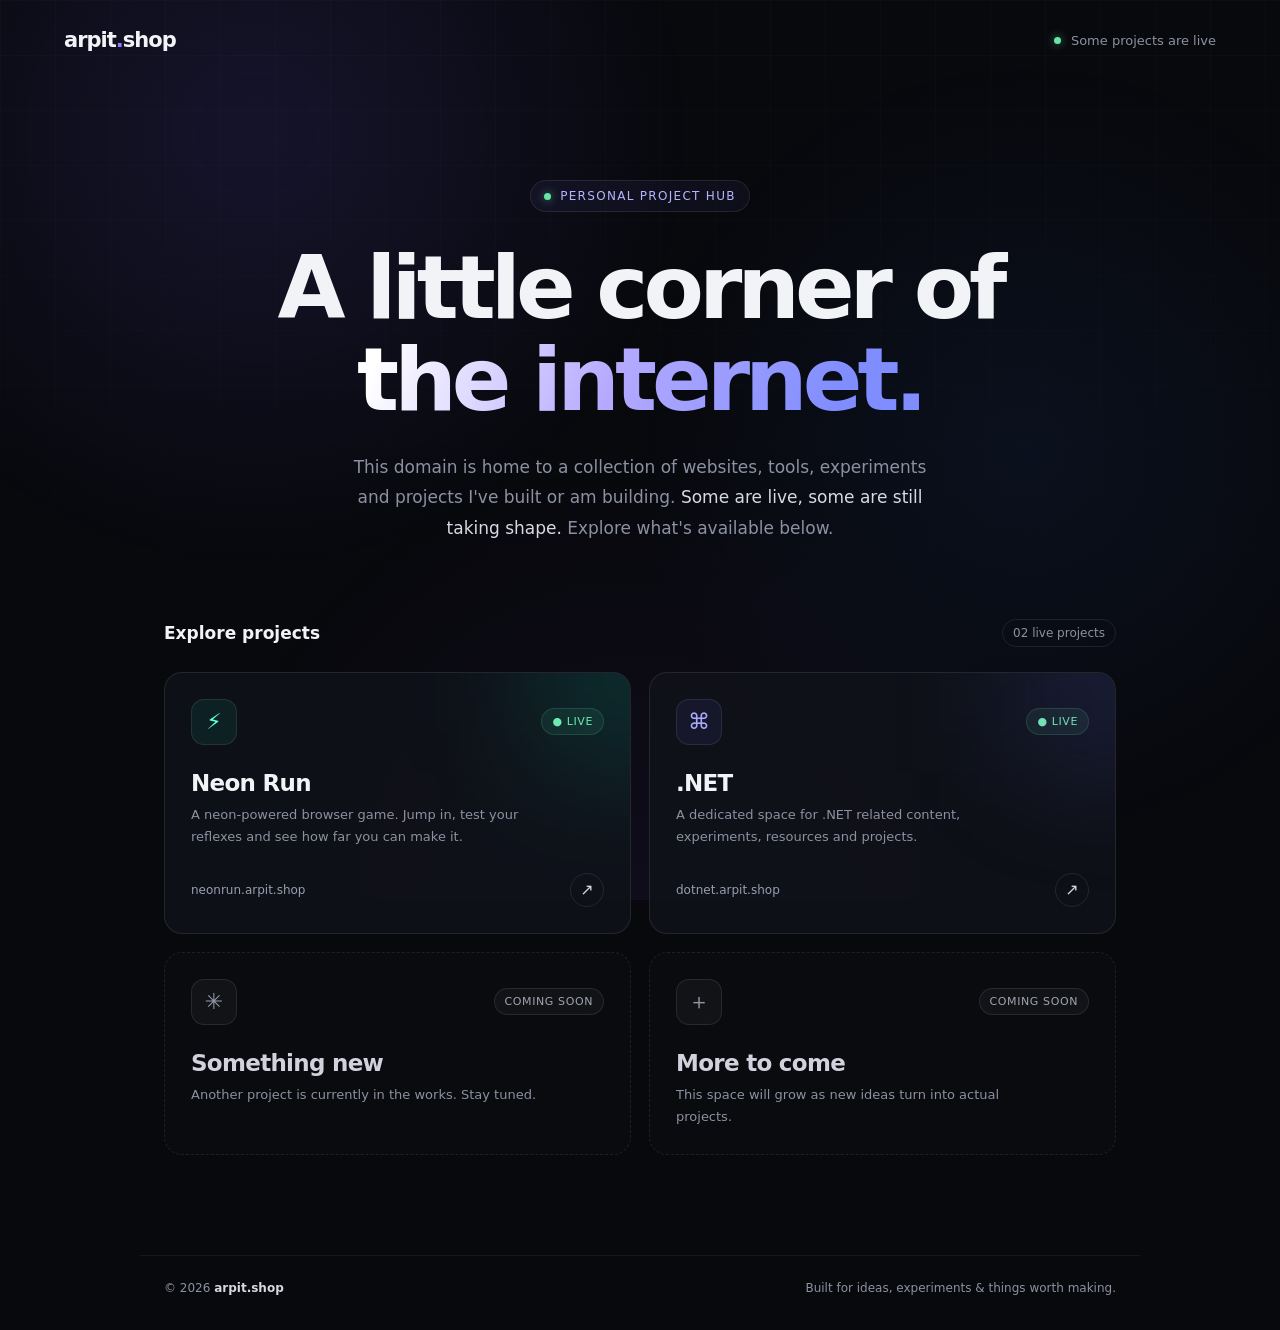
<file: index.html>
<!DOCTYPE html>
<html lang="en">
<head>
    <meta charset="UTF-8">
    <meta name="viewport" content="width=device-width, initial-scale=1.0">
    <meta name="theme-color" content="#08090d">

    <script async src="https://pagead2.googlesyndication.com/pagead/js/adsbygoogle.js?client=ca-pub-6281052703318587"
     crossorigin="anonymous"></script>

    <title>arpit.shop — A home for my projects</title>

    <meta name="description"
          content="A central hub for websites, experiments, tools and projects hosted across arpit.shop.">

    <style>
        /* ==============================
           RESET & VARIABLES
        ============================== */

        * {
            margin: 0;
            padding: 0;
            box-sizing: border-box;
        }

        :root {
            --bg: #08090d;
            --card: #11131a;
            --card-hover: #171a23;
            --border: rgba(255, 255, 255, 0.09);
            --text: #f2f3f7;
            --muted: #8c91a1;
            --accent: #8b7cff;
            --green: #65e6a5;
        }

        html {
            scroll-behavior: smooth;
        }

        body {
            background: var(--bg);
            color: var(--text);
            font-family: Inter, ui-sans-serif, system-ui, -apple-system,
                         BlinkMacSystemFont, "Segoe UI", sans-serif;
            min-height: 100vh;
            overflow-x: hidden;
        }

        a {
            color: inherit;
            text-decoration: none;
        }

        /* ==============================
           BACKGROUND
        ============================== */

        body::before {
            content: "";
            position: fixed;
            inset: 0;
            z-index: -2;
            pointer-events: none;

            background:
                radial-gradient(
                    circle at 20% 15%,
                    rgba(115, 95, 255, 0.13),
                    transparent 34%
                ),
                radial-gradient(
                    circle at 80% 50%,
                    rgba(55, 120, 255, 0.07),
                    transparent 35%
                ),
                radial-gradient(
                    circle at 50% 100%,
                    rgba(120, 60, 200, 0.08),
                    transparent 40%
                );
        }

        .grid-background {
            position: fixed;
            inset: 0;
            z-index: -1;
            pointer-events: none;

            background-image:
                linear-gradient(
                    rgba(255, 255, 255, 0.018) 1px,
                    transparent 1px
                ),
                linear-gradient(
                    90deg,
                    rgba(255, 255, 255, 0.018) 1px,
                    transparent 1px
                );

            background-size: 55px 55px;

            mask-image: linear-gradient(
                to bottom,
                black,
                transparent 90%
            );
        }

        /* ==============================
           NAVBAR
        ============================== */

        .navbar {
            width: 100%;
            max-width: 1200px;
            margin: auto;

            padding: 28px 24px;

            display: flex;
            align-items: center;
            justify-content: space-between;
        }

        .logo {
            font-size: 21px;
            font-weight: 750;
            letter-spacing: -1px;
        }

        .logo span {
            color: var(--accent);
        }

        .nav-right {
            display: flex;
            align-items: center;
            gap: 10px;

            color: var(--muted);
            font-size: 13px;
        }

        .status-dot {
            width: 7px;
            height: 7px;
            border-radius: 50%;

            background: var(--green);
            box-shadow: 0 0 10px rgba(101, 230, 165, 0.6);

            animation: pulse 2s infinite;
        }

        @keyframes pulse {
            0%, 100% {
                opacity: 1;
            }

            50% {
                opacity: 0.45;
            }
        }

        /* ==============================
           HERO
        ============================== */

        .hero {
            max-width: 1000px;
            margin: auto;

            padding: 100px 24px 75px;

            text-align: center;
        }

        .eyebrow {
            display: inline-flex;
            align-items: center;
            gap: 9px;

            padding: 8px 13px;

            border: 1px solid var(--border);
            border-radius: 50px;

            color: #b7b4ff;
            background: rgba(139, 124, 255, 0.06);

            font-size: 12px;
            letter-spacing: 1.3px;
            text-transform: uppercase;

            margin-bottom: 30px;
        }

        .hero h1 {
            font-size: clamp(45px, 8vw, 88px);
            line-height: 1.05;
            letter-spacing: -5px;
            font-weight: 800;

            margin-bottom: 25px;
        }

        .gradient-text {
            background: linear-gradient(
                110deg,
                #ffffff 5%,
                #b5aaff 45%,
                #7f8dff 85%
            );

            -webkit-background-clip: text;
            background-clip: text;
            color: transparent;
        }

        .hero-description {
            max-width: 600px;
            margin: auto;

            font-size: 17px;
            line-height: 1.8;

            color: var(--muted);
        }

        .hero-description strong {
            color: #d8d9e3;
            font-weight: 500;
        }

        /* ==============================
           PROJECT SECTION
        ============================== */

        .projects-section {
            max-width: 1000px;
            margin: auto;

            padding: 0 24px 100px;
        }

        .section-heading {
            display: flex;
            align-items: center;
            justify-content: space-between;

            margin-bottom: 25px;
        }

        .section-heading h2 {
            font-size: 17px;
            font-weight: 600;
        }

        .project-count {
            font-size: 12px;
            color: var(--muted);

            padding: 6px 10px;

            border: 1px solid var(--border);
            border-radius: 20px;
        }

        .projects-grid {
            display: grid;
            grid-template-columns: repeat(2, 1fr);
            gap: 18px;
        }

        /* ==============================
           PROJECT CARDS
        ============================== */

        .project-card {
            position: relative;

            min-height: 230px;

            padding: 26px;

            display: flex;
            flex-direction: column;

            background: rgba(17, 19, 26, 0.82);
            border: 1px solid var(--border);
            border-radius: 18px;

            transition:
                transform 0.25s ease,
                border-color 0.25s ease,
                background 0.25s ease;

            overflow: hidden;
        }

        .project-card:hover {
            transform: translateY(-5px);
            background: var(--card-hover);
            border-color: rgba(139, 124, 255, 0.35);
        }

        .project-card.active {
            cursor: pointer;
        }

        .project-card.active::before {
            content: "";

            position: absolute;
            top: -100px;
            right: -100px;

            width: 200px;
            height: 200px;

            background: var(--card-glow, rgba(139, 124, 255, 0.1));
            filter: blur(60px);

            pointer-events: none;
        }

        .card-top {
            display: flex;
            align-items: center;
            justify-content: space-between;

            margin-bottom: 25px;
        }

        .project-icon {
            width: 46px;
            height: 46px;

            display: flex;
            align-items: center;
            justify-content: center;

            border-radius: 13px;

            background: rgba(255, 255, 255, 0.04);
            border: 1px solid var(--border);

            font-size: 22px;
        }

        .project-status {
            font-size: 11px;
            letter-spacing: 0.6px;
            text-transform: uppercase;

            padding: 6px 10px;
            border-radius: 20px;
        }

        .status-live {
            color: #75e9b0;
            background: rgba(101, 230, 165, 0.08);
            border: 1px solid rgba(101, 230, 165, 0.15);
        }

        .status-soon {
            color: #a0a4b1;
            background: rgba(255, 255, 255, 0.04);
            border: 1px solid var(--border);
        }

        .project-card h3 {
            font-size: 23px;
            font-weight: 700;
            letter-spacing: -0.7px;

            margin-bottom: 8px;
        }

        .project-card p {
            font-size: 13px;
            line-height: 1.7;
            color: var(--muted);

            max-width: 360px;
        }

        .card-bottom {
            display: flex;
            align-items: center;
            justify-content: space-between;

            margin-top: auto;
            padding-top: 25px;
        }

        .project-url {
            font-size: 12px;
            color: #999eb0;
        }

        .arrow {
            width: 34px;
            height: 34px;

            display: flex;
            align-items: center;
            justify-content: center;

            border-radius: 50%;
            border: 1px solid var(--border);

            color: #d6d6e3;

            transition: all 0.2s ease;
        }

        .project-card:hover .arrow {
            color: white;
            background: var(--accent);
            border-color: var(--accent);

            transform: rotate(-45deg);
        }

        /* Neon Run */

        .neon-card {
            --card-glow: rgba(0, 255, 200, 0.12);
        }

        .neon-card .project-icon {
            background: rgba(0, 255, 200, 0.07);
            color: #5dffdd;
        }

        /* .NET */

        .dotnet-card {
            --card-glow: rgba(100, 120, 255, 0.13);
        }

        .dotnet-card .project-icon {
            background: rgba(120, 120, 255, 0.08);
            color: #aaaaff;
        }

        /* Coming soon */

        .coming-card {
            min-height: 190px;

            background: rgba(12, 13, 18, 0.55);
            border-style: dashed;
        }

        .coming-card:hover {
            transform: none;
            background: rgba(12, 13, 18, 0.7);
            border-color: rgba(255, 255, 255, 0.15);
        }

        .coming-card .project-icon {
            color: #9296a4;
        }

        .coming-card h3 {
            color: #d1d2db;
        }

        /* ==============================
           FOOTER
        ============================== */

        footer {
            max-width: 1000px;
            margin: auto;

            padding: 25px 24px 35px;

            border-top: 1px solid rgba(255, 255, 255, 0.06);

            display: flex;
            justify-content: space-between;
            align-items: center;

            color: var(--muted);
            font-size: 12px;
        }

        .footer-brand {
            color: #d6d7e0;
            font-weight: 600;
        }

        /* ==============================
           ENTRANCE ANIMATION
        ============================== */

        .fade-in {
            opacity: 0;
            transform: translateY(18px);

            animation: fadeUp 0.7s ease forwards;
        }

        .delay-1 {
            animation-delay: 0.1s;
        }

        .delay-2 {
            animation-delay: 0.2s;
        }

        .delay-3 {
            animation-delay: 0.3s;
        }

        .delay-4 {
            animation-delay: 0.4s;
        }

        @keyframes fadeUp {
            to {
                opacity: 1;
                transform: translateY(0);
            }
        }

        /* ==============================
           RESPONSIVE
        ============================== */

        @media (max-width: 650px) {

            .navbar {
                padding: 22px 20px;
            }

            .hero {
                padding: 75px 22px 60px;
            }

            .hero h1 {
                letter-spacing: -3px;
            }

            .hero-description {
                font-size: 15px;
            }

            .projects-section {
                padding: 0 20px 75px;
            }

            .projects-grid {
                grid-template-columns: 1fr;
                gap: 14px;
            }

            .project-card {
                min-height: 215px;
                padding: 23px;
            }

            .coming-card {
                min-height: 180px;
            }

            footer {
                padding: 22px 20px;
                gap: 15px;
                flex-direction: column;
                text-align: center;
            }
        }

        /* Accessibility: reduced motion */

        @media (prefers-reduced-motion: reduce) {
            *,
            *::before,
            *::after {
                animation-duration: 0.01ms !important;
                animation-iteration-count: 1 !important;
                transition-duration: 0.01ms !important;
                scroll-behavior: auto !important;
            }
        }
    </style>
</head>

<body>

    <div class="grid-background"></div>

    <!-- NAVBAR -->
    <nav class="navbar">
        <a href="/" class="logo">
            arpit<span>.</span>shop
        </a>

        <div class="nav-right">
            <span class="status-dot"></span>
            <span>Some projects are live</span>
        </div>
    </nav>


    <!-- HERO SECTION -->
    <header class="hero">

        <div class="eyebrow fade-in">
            <span class="status-dot"></span>
            Personal project hub
        </div>

        <h1 class="fade-in delay-1">
            A little corner of<br>
            <span class="gradient-text">the internet.</span>
        </h1>

        <p class="hero-description fade-in delay-2">
            This domain is home to a collection of websites, tools,
            experiments and projects I've built or am building.
            <strong>Some are live, some are still taking shape.</strong>
            Explore what's available below.
        </p>

    </header>


    <!-- PROJECTS -->
    <main class="projects-section">

        <div class="section-heading fade-in delay-2">
            <h2>Explore projects</h2>
            <span class="project-count" id="projectCount">
                02 live projects
            </span>
        </div>

        <div class="projects-grid">

            <!-- NEON RUN -->
            <a
                href="https://neonrun.arpit.shop"
                target="_blank"
                rel="noopener noreferrer"
                class="project-card active neon-card fade-in delay-2"
            >

                <div class="card-top">
                    <div class="project-icon">⚡</div>

                    <span class="project-status status-live">
                        ● Live
                    </span>
                </div>

                <h3>Neon Run</h3>

                <p>
                    A neon-powered browser game. Jump in, test your reflexes
                    and see how far you can make it.
                </p>

                <div class="card-bottom">
                    <span class="project-url">
                        neonrun.arpit.shop
                    </span>

                    <span class="arrow">↗</span>
                </div>

            </a>


            <!-- DOTNET -->
            <a
                href="https://dotnet.arpit.shop"
                target="_blank"
                rel="noopener noreferrer"
                class="project-card active dotnet-card fade-in delay-3"
            >

                <div class="card-top">
                    <div class="project-icon">⌘</div>

                    <span class="project-status status-live">
                        ● Live
                    </span>
                </div>

                <h3>.NET</h3>

                <p>
                    A dedicated space for .NET related content,
                    experiments, resources and projects.
                </p>

                <div class="card-bottom">
                    <span class="project-url">
                        dotnet.arpit.shop
                    </span>

                    <span class="arrow">↗</span>
                </div>

            </a>


            <!-- COMING SOON 1 -->
            <div class="project-card coming-card fade-in delay-3">

                <div class="card-top">
                    <div class="project-icon">✳</div>

                    <span class="project-status status-soon">
                        Coming soon
                    </span>
                </div>

                <h3>Something new</h3>

                <p>
                    Another project is currently in the works.
                    Stay tuned.
                </p>

            </div>


            <!-- COMING SOON 2 -->
            <div class="project-card coming-card fade-in delay-4">

                <div class="card-top">
                    <div class="project-icon">＋</div>

                    <span class="project-status status-soon">
                        Coming soon
                    </span>
                </div>

                <h3>More to come</h3>

                <p>
                    This space will grow as new ideas turn into
                    actual projects.
                </p>

            </div>

        </div>
    </main>


    <!-- FOOTER -->
    <footer>

        <span>
            © <span id="year"></span>
            <span class="footer-brand">arpit.shop</span>
        </span>

        <span>
            Built for ideas, experiments & things worth making.
        </span>

    </footer>


    <!-- JAVASCRIPT -->
    <script>

        // Automatically update copyright year
        document.getElementById("year").textContent =
            new Date().getFullYear();


        // Count live projects automatically from the cards
        const liveProjects = document.querySelectorAll(
            ".project-card.active"
        ).length;

        document.getElementById("projectCount").textContent =
            `${String(liveProjects).padStart(2, "0")} live projects`;


        // Optional subtle mouse movement glow on desktop cards
        document.querySelectorAll(".project-card.active")
            .forEach(card => {

                card.addEventListener("mousemove", (event) => {

                    const rect = card.getBoundingClientRect();

                    const x = event.clientX - rect.left;
                    const y = event.clientY - rect.top;

                    card.style.background = `
                        radial-gradient(
                            350px circle at ${x}px ${y}px,
                            rgba(255,255,255,0.035),
                            transparent 60%
                        ),
                        rgba(17,19,26,0.95)
                    `;

                });

                card.addEventListener("mouseleave", () => {
                    card.style.background = "";
                });

            });

    </script>

</body>
</html>
</file>
